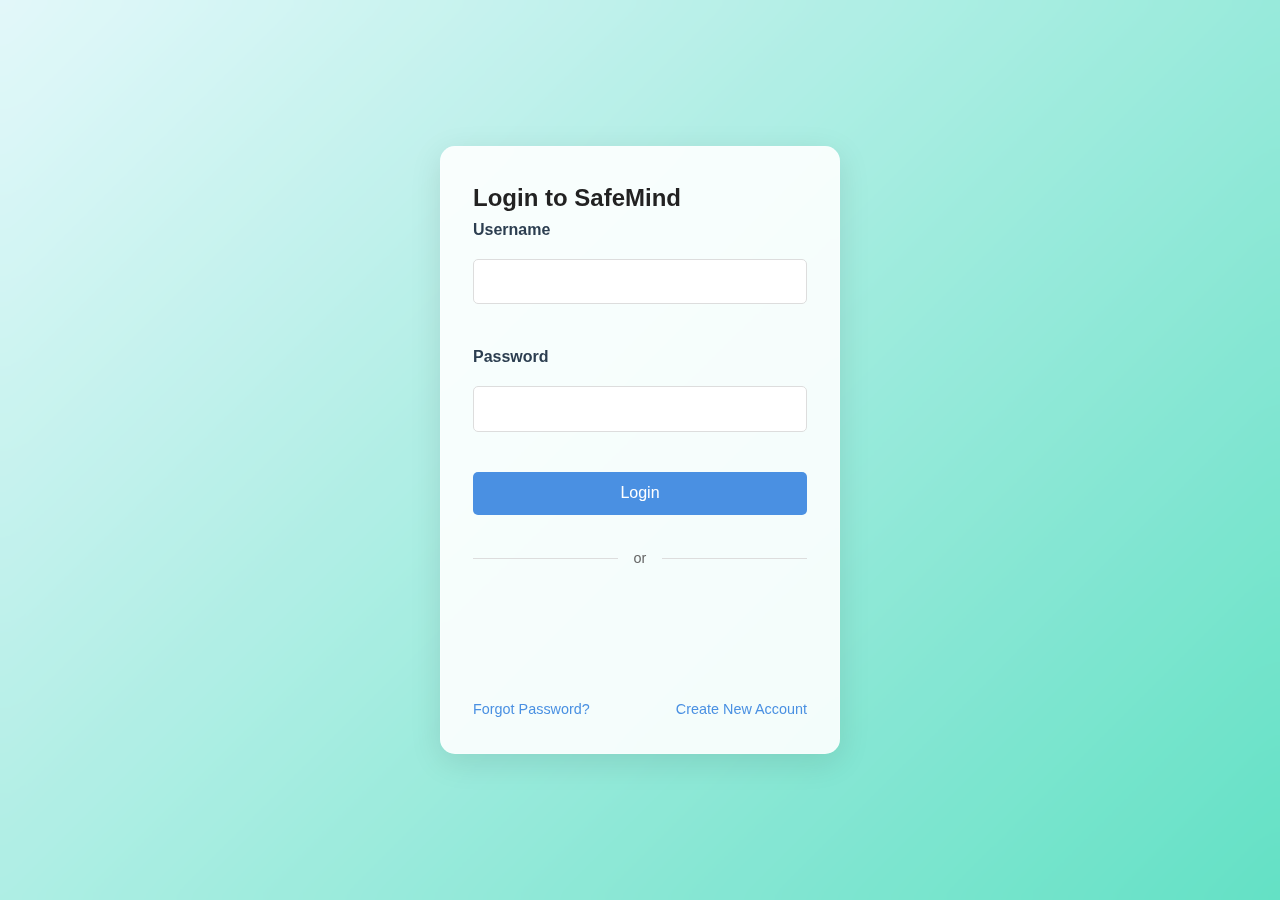
<file: login.html>
<!DOCTYPE html>
<html lang="en">
<head>
    <meta charset="UTF-8">
    <meta name="viewport" content="width=device-width, initial-scale=1.0">
    <title>Login - SafeMind</title>
    <link rel="stylesheet" href="styles.css">
    <!-- Add Google Sign-In API -->
    <script src="https://accounts.google.com/gsi/client" async defer></script>
    <!-- Add Facebook SDK -->
    <script async defer crossorigin="anonymous" src="https://connect.facebook.net/en_US/sdk.js"></script>
</head>
<body>
    <div class="login-container">
        <div class="login-box">
            <h2>Login to SafeMind</h2>
            <form class="login-form">
                <div class="form-group">
                    <label for="username">Username</label>
                    <input type="text" id="username" name="username" required>
                </div>
                <div class="form-group">
                    <label for="password">Password</label>
                    <input type="password" id="password" name="password" required>
                </div>
                <button type="submit" class="login-submit">Login</button>
                
                <div class="divider">
                    <span>or</span>
                </div>

                <div class="social-login">
                    <!-- Google Sign-In Button -->
                    <div id="g_id_onload"
                         data-client_id="YOUR_GOOGLE_CLIENT_ID"
                         data-context="signin"
                         data-ux_mode="popup"
                         data-callback="handleGoogleSignIn"
                         data-auto_prompt="false">
                    </div>
                    <div class="g_id_signin"
                         data-type="standard"
                         data-shape="rectangular"
                         data-theme="outline"
                         data-text="signin_with"
                         data-size="large"
                         data-logo_alignment="left">
                    </div>

                    <!-- Facebook Login Button -->
                    <div class="fb-login-button" 
                         data-width="" 
                         data-size="large" 
                         data-button-type="login_with" 
                         data-layout="default" 
                         data-auto-logout-link="false" 
                         data-use-continue-as="false"
                         onlogin="handleFacebookLogin">
                    </div>
                </div>

                <div class="form-footer">
                    <a href="#" class="forgot-password">Forgot Password?</a>
                    <a href="#" class="register">Create New Account</a>
                </div>
            </form>
        </div>
    </div>

    <script>
        // Initialize Facebook SDK
        window.fbAsyncInit = function() {
            FB.init({
                appId: 'YOUR_FACEBOOK_APP_ID',
                cookie: true,
                xfbml: true,
                version: 'v18.0'
            });
        };

        // Handle Google Sign-In
        function handleGoogleSignIn(response) {
            // Send the ID token to your server
            const credential = response.credential;
            console.log("Google Sign-In successful:", credential);
            // Here you would typically send this token to your server for verification
            // and then redirect to the main page
            window.location.href = 'index.html';
        }

        // Handle Facebook Login
        function handleFacebookLogin(response) {
            if (response.authResponse) {
                console.log("Facebook Login successful:", response);
                // Here you would typically send the access token to your server
                // and then redirect to the main page
                window.location.href = 'index.html';
            }
        }
    </script>
</body>
</html>
</file>
<file: styles.css>
/* 全局样式 */
* {
    margin: 0;
    padding: 0;
    box-sizing: border-box;
}

body {
    font-family: 'Arial', sans-serif;
    line-height: 1.6;
    color: #222;
    background: linear-gradient(-45deg, #7ed957, #23a6d5, #23d5ab, #e0f7fa);
    background-size: 400% 400%;
    animation: gradient 15s ease infinite;
    min-height: 100vh;
}

@keyframes gradient {
    0% {
        background-position: 0% 50%;
    }
    50% {
        background-position: 100% 50%;
    }
    100% {
        background-position: 0% 50%;
    }
}

/* 现代半透明导航栏 */
.modern-navbar {
    background: rgba(255,255,255,0.7);
    box-shadow: 0 2px 16px rgba(0,0,0,0.04);
    border-radius: 2rem;
    margin: 1.5rem auto 0 auto;
    max-width: 1200px;
    padding: 0.5rem 2rem;
    display: flex;
    align-items: center;
    justify-content: space-between;
    position: relative;
    z-index: 10;
    backdrop-filter: blur(8px);
}

.modern-navbar .logo {
    font-size: 1.5rem;
    font-weight: bold;
    color: #2c3e50;
    display: flex;
    align-items: center;
    gap: 0.5rem;
}

.modern-navbar .nav-links {
    display: flex;
    gap: 2rem;
    list-style: none;
}

.modern-navbar .nav-links a {
    color: #2c3e50;
    font-weight: 500;
    text-decoration: none;
    font-size: 1rem;
    transition: color 0.2s;
}

.modern-navbar .nav-links a:hover {
    color: #4a90e2;
}

.main-btn {
    background: #27ae60;
    color: #fff;
    border: none;
    border-radius: 2rem;
    padding: 0.7rem 2rem;
    font-size: 1rem;
    font-weight: bold;
    cursor: pointer;
    box-shadow: 0 2px 8px rgba(39,174,96,0.08);
    transition: background 0.2s, box-shadow 0.2s;
    text-decoration: none;
    display: inline-block;
}
.main-btn:hover {
    background: #219150;
    box-shadow: 0 4px 16px rgba(39,174,96,0.15);
}

.main-btn-large {
    font-size: 1.3rem;
    padding: 1.2rem 3rem;
    margin-top: 1.5rem;
}

/* Hero大横幅 */
.hero-section {
    position: relative;
    min-height: 420px;
    display: flex;
    align-items: center;
    justify-content: center;
    text-align: center;
    padding: 4rem 1rem 2rem 1rem;
    overflow: hidden;
}
.hero-bg {
    position: absolute;
    top: 0; left: 0; right: 0; bottom: 0;
    background: url('https://images.unsplash.com/photo-1506744038136-46273834b3fb?auto=format&fit=crop&w=1200&q=80') center/cover no-repeat;
    filter: blur(2px) brightness(0.95);
    z-index: 0;
}
.hero-content {
    position: relative;
    z-index: 1;
    max-width: 700px;
    margin: 0 auto;
    color: #2c3e50;
}
.hero-content h1 {
    font-size: 2.8rem;
    font-weight: bold;
    margin-bottom: 1rem;
    color: #7ed957;
    line-height: 1.2;
}
.hero-content p {
    font-size: 1.25rem;
    margin-bottom: 2rem;
    color: #2c3e50;
}
.hero-icons {
    display: flex;
    justify-content: center;
    gap: 2.5rem;
    margin-top: 2.5rem;
    flex-wrap: wrap;
}
.hero-icon {
    font-size: 2rem;
    display: block;
    margin-bottom: 0.5rem;
}
.hero-icons div {
    font-size: 1rem;
    color: #2c3e50;
    background: rgba(255,255,255,0.7);
    border-radius: 1rem;
    padding: 1rem 1.5rem;
    box-shadow: 0 2px 8px rgba(0,0,0,0.04);
    min-width: 160px;
    margin-bottom: 1rem;
}

/* 三栏卡片式功能区 */
.features-cards {
    display: flex;
    justify-content: center;
    gap: 2rem;
    margin: 0 auto 2.5rem auto;
    max-width: 1100px;
    padding: 2rem 1rem 0 1rem;
    flex-wrap: wrap;
}
.feature-card {
    background: #fff;
    border-radius: 1.5rem;
    box-shadow: 0 2px 16px rgba(39,174,96,0.10);
    padding: 2.5rem 2rem 2rem 2rem;
    text-align: center;
    flex: 1 1 280px;
    min-width: 260px;
    max-width: 340px;
    margin-bottom: 1.5rem;
    transition: transform 0.2s, box-shadow 0.2s;
}
.feature-card:hover {
    transform: translateY(-8px) scale(1.03);
    box-shadow: 0 8px 32px rgba(39,174,96,0.10);
}
.feature-icon {
    font-size: 2.5rem;
    margin-bottom: 1rem;
    color: #27ae60;
}
.feature-card h3 {
    font-size: 1.2rem;
    font-weight: bold;
    margin-bottom: 0.7rem;
    color: #2c3e50;
}
.feature-card p {
    color: #555;
    font-size: 1rem;
    line-height: 1.6;
}

/* 响应式设计 */
@media (max-width: 900px) {
    .features-cards {
        flex-direction: column;
        align-items: center;
        gap: 1.5rem;
    }
    .feature-card {
        max-width: 95vw;
    }
    .modern-navbar {
        flex-direction: column;
        gap: 1rem;
        padding: 1rem 1rem;
    }
}
@media (max-width: 600px) {
    .hero-content h1 {
        font-size: 2rem;
    }
    .hero-content p {
        font-size: 1rem;
    }
    .hero-icons div {
        min-width: 120px;
        padding: 0.7rem 0.7rem;
        font-size: 0.95rem;
    }
    .features-cards {
        padding: 1rem 0.2rem 0 0.2rem;
    }
}

/* 主要内容区域 */
main {
    margin-top: 80px;
}

.hero {
    background-color: #f5f7fa;
    padding: 4rem 2rem;
    text-align: center;
}

.hero h1 {
    font-size: 2.5rem;
    color: #2c3e50;
    margin-bottom: 1rem;
}

/* 功能区域样式 */
.feature-section {
    padding: 4rem 2rem;
    background-color: white;
}

.feature-section:nth-child(even) {
    background-color: #f5f7fa;
}

.feature-section h2 {
    text-align: center;
    color: #2c3e50;
    margin-bottom: 2rem;
}

/* 心情追踪样式 */
.mood-input-container {
    max-width: 600px;
    margin: 0 auto;
    padding: 2rem;
    background-color: white;
    border-radius: 10px;
    box-shadow: 0 2px 10px rgba(0,0,0,0.1);
}

.mood-selector {
    display: flex;
    justify-content: space-around;
    margin: 2rem 0;
}

.mood-btn {
    font-size: 2rem;
    background: none;
    border: none;
    cursor: pointer;
    transition: transform 0.3s;
}

.mood-btn:hover {
    transform: scale(1.2);
}

.mood-btn.selected {
    transform: scale(1.2);
    box-shadow: 0 0 10px rgba(74,144,226,0.5);
}

#mood-note {
    width: 100%;
    height: 100px;
    padding: 1rem;
    margin: 1rem 0;
    border: 1px solid #ddd;
    border-radius: 5px;
    resize: vertical;
}

.mood-stats {
    margin-top: 2rem;
    padding: 1rem;
    background-color: white;
    border-radius: 10px;
    box-shadow: 0 2px 10px rgba(0,0,0,0.1);
}

/* 放松工具样式 */
.tools-grid {
    display: grid;
    grid-template-columns: repeat(auto-fit, minmax(300px, 1fr));
    gap: 2rem;
    padding: 1rem;
}

.tool-card {
    background: #fff;
    border-radius: 1.5rem;
    box-shadow: 0 2px 16px rgba(39,174,96,0.10);
    padding: 2.5rem 2rem 2rem 2rem;
    text-align: center;
    margin-bottom: 1.5rem;
    transition: transform 0.2s, box-shadow 0.2s;
}

/* 呼吸练习动画 */
.breathing-animation {
    width: 200px;
    height: 200px;
    margin: 2rem auto;
    position: relative;
}

.breathing-circle {
    width: 100%;
    height: 100%;
    border-radius: 50%;
    background-color: #4a90e2;
    opacity: 0.5;
    position: absolute;
    top: 0;
    left: 0;
}

/* 冥想播放器样式 */
.meditation-player {
    margin: 1rem 0;
}

.meditation-timer {
    font-size: 1.5rem;
    margin: 1rem 0;
}

/* 音乐播放器样式 */
.music-player {
    margin: 1rem 0;
}

.playlist {
    margin: 1rem 0;
    text-align: left;
}

.playlist-item {
    padding: 0.5rem;
    border-bottom: 1px solid #eee;
    cursor: pointer;
}

.playlist-item:hover {
    background-color: #f5f7fa;
}

/* AI助手样式 */
.chat-container {
    max-width: 800px;
    margin: 0 auto;
    background-color: white;
    border-radius: 10px;
    box-shadow: 0 2px 10px rgba(0,0,0,0.1);
    overflow: hidden;
}

.chat-messages {
    height: 400px;
    overflow-y: auto;
    padding: 1rem;
}

.message {
    margin: 1rem 0;
    padding: 1rem;
    border-radius: 10px;
    max-width: 80%;
}

.ai-message {
    background-color: #f0f7ff;
    margin-right: auto;
}

.user-message {
    background-color: #4a90e2;
    color: white;
    margin-left: auto;
}

.chat-input {
    display: flex;
    padding: 1rem;
    border-top: 1px solid #eee;
}

.chat-input input {
    flex: 1;
    padding: 0.8rem;
    border: 1px solid #ddd;
    border-radius: 5px;
    margin-right: 1rem;
}

.chat-input button {
    padding: 0.8rem 1.5rem;
    background-color: #4a90e2;
    color: white;
    border: none;
    border-radius: 5px;
    cursor: pointer;
}

/* 反馈表单样式 */
.feedback-form {
    max-width: 600px;
    margin: 0 auto;
    padding: 2rem;
    background-color: white;
    border-radius: 10px;
    box-shadow: 0 2px 10px rgba(0,0,0,0.1);
}

.form-group {
    margin-bottom: 1.5rem;
}

.form-group label {
    display: block;
    margin-bottom: 0.5rem;
    font-weight: bold;
}

.form-group select,
.form-group textarea {
    width: 100%;
    padding: 0.8rem;
    border: 1px solid #ddd;
    border-radius: 5px;
}

.form-group textarea {
    height: 150px;
    resize: vertical;
}

.primary-btn {
    background-color: #4a90e2;
    color: white;
    padding: 0.8rem 1.5rem;
    border: none;
    border-radius: 5px;
    cursor: pointer;
    transition: background-color 0.3s;
}

.primary-btn:hover {
    background-color: #357abd;
}

/* 页脚样式 */
footer {
    background-color: #2c3e50;
    color: white;
    text-align: center;
    padding: 1rem;
    position: relative;
    bottom: 0;
    width: 100%;
}

/* 登录页面样式 */
.login-container {
    height: 100vh;
    display: flex;
    justify-content: center;
    align-items: center;
    background: transparent;
    position: relative;
    overflow: hidden;
}

.login-container::before {
    content: '';
    position: absolute;
    top: 0;
    left: 0;
    right: 0;
    bottom: 0;
    background: rgba(255, 255, 255, 0.1);
    backdrop-filter: blur(10px);
    z-index: 0;
}

.login-box {
    background-color: rgba(255, 255, 255, 0.9);
    padding: 2rem;
    border-radius: 15px;
    box-shadow: 0 8px 32px rgba(0, 0, 0, 0.1);
    width: 100%;
    max-width: 400px;
    position: relative;
    z-index: 1;
    backdrop-filter: blur(10px);
    border: 1px solid rgba(255, 255, 255, 0.2);
    transition: transform 0.3s ease, box-shadow 0.3s ease;
}

.login-box:hover {
    transform: translateY(-5px);
    box-shadow: 0 12px 40px rgba(0, 0, 0, 0.15);
}

.login-form {
    display: flex;
    flex-direction: column;
    gap: 1rem;
}

.form-group {
    display: flex;
    flex-direction: column;
    gap: 0.5rem;
}

.form-group label {
    font-weight: bold;
    color: #2c3e50;
}

.form-group input {
    padding: 0.8rem;
    border: 1px solid #ddd;
    border-radius: 5px;
    font-size: 1rem;
}

.login-submit {
    background-color: #4a90e2;
    color: white;
    padding: 0.8rem;
    border: none;
    border-radius: 5px;
    cursor: pointer;
    font-size: 1rem;
    transition: background-color 0.3s;
}

.login-submit:hover {
    background-color: #357abd;
}

/* 分隔线样式 */
.divider {
    display: flex;
    align-items: center;
    text-align: center;
    margin: 1rem 0;
}

.divider::before,
.divider::after {
    content: '';
    flex: 1;
    border-bottom: 1px solid #ddd;
}

.divider span {
    padding: 0 1rem;
    color: #666;
    font-size: 0.9rem;
}

/* 社交媒体登录按钮容器 */
.social-login {
    display: flex;
    flex-direction: column;
    gap: 1rem;
    margin: 1rem 0;
}

/* Google 登录按钮样式 */
.g_id_signin {
    width: 100% !important;
    margin: 0 auto;
}

/* Facebook 登录按钮样式 */
.fb-login-button {
    width: 100% !important;
    margin: 0 auto;
}

/* 表单底部链接 */
.form-footer {
    display: flex;
    justify-content: space-between;
    margin-top: 1rem;
}

.form-footer a {
    color: #4a90e2;
    text-decoration: none;
    font-size: 0.9rem;
}

.form-footer a:hover {
    text-decoration: underline;
}

/* 响应式设计 */
@media (max-width: 768px) {
    .navbar {
        flex-direction: column;
        padding: 1rem;
    }

    .nav-links {
        margin-top: 1rem;
        flex-wrap: wrap;
        justify-content: center;
    }

    .nav-links li {
        margin: 0.5rem;
    }

    .tools-grid {
        grid-template-columns: 1fr;
    }

    .chat-container {
        margin: 1rem;
    }

    .message {
        max-width: 90%;
    }
}

@media (max-width: 480px) {
    .login-box {
        margin: 1rem;
        padding: 1.5rem;
    }

    .social-login {
        gap: 0.8rem;
    }
}

/* 资源页面样式 */
.resources-container {
    max-width: 1200px;
    margin: 2rem auto;
    padding: 0 1rem;
}

.resource-section {
    margin-bottom: 3rem;
}

.resource-section h2 {
    color: #2c3e50;
    margin-bottom: 1.5rem;
    font-size: 1.8rem;
    text-align: center;
}

/* 书籍资源卡片样式 */
.resource-grid {
    display: grid;
    grid-template-columns: repeat(auto-fit, minmax(300px, 1fr));
    gap: 2rem;
    margin-top: 2rem;
}

.resource-card {
    background: rgba(255, 255, 255, 0.9);
    border-radius: 15px;
    overflow: hidden;
    box-shadow: 0 4px 15px rgba(0, 0, 0, 0.1);
    transition: transform 0.3s ease;
}

.resource-card:hover {
    transform: translateY(-5px);
}

.resource-card img {
    width: 100%;
    height: 300px;
    object-fit: cover;
}

.resource-content {
    padding: 1.5rem;
}

.resource-content h3 {
    color: #2c3e50;
    margin-bottom: 0.5rem;
    font-size: 1.3rem;
}

.author {
    color: #666;
    font-style: italic;
    margin-bottom: 0.5rem;
}

.description {
    color: #555;
    margin-bottom: 1rem;
    line-height: 1.6;
}

.resource-link {
    display: inline-block;
    padding: 0.5rem 1rem;
    background-color: #4a90e2;
    color: white;
    text-decoration: none;
    border-radius: 5px;
    transition: background-color 0.3s;
}

.resource-link:hover {
    background-color: #357abd;
}

/* 文章列表样式 */
.article-list {
    display: grid;
    gap: 1.5rem;
}

.article-card {
    background: rgba(255, 255, 255, 0.9);
    padding: 1.5rem;
    border-radius: 10px;
    box-shadow: 0 2px 10px rgba(0, 0, 0, 0.1);
}

.article-card h3 {
    color: #2c3e50;
    margin-bottom: 0.5rem;
}

.source {
    color: #666;
    font-size: 0.9rem;
    margin-bottom: 0.5rem;
}

.summary {
    color: #555;
    margin-bottom: 1rem;
    line-height: 1.6;
}

.article-link {
    color: #4a90e2;
    text-decoration: none;
    font-weight: 500;
}

.article-link:hover {
    text-decoration: underline;
}

/* 播客卡片样式 */
.podcast-grid {
    display: grid;
    grid-template-columns: repeat(auto-fit, minmax(300px, 1fr));
    gap: 2rem;
}

.podcast-card {
    background: rgba(255, 255, 255, 0.9);
    padding: 2rem;
    border-radius: 15px;
    text-align: center;
    box-shadow: 0 4px 15px rgba(0, 0, 0, 0.1);
}

.podcast-card i {
    font-size: 2.5rem;
    color: #4a90e2;
    margin-bottom: 1rem;
}

.podcast-card h3 {
    color: #2c3e50;
    margin-bottom: 1rem;
}

.podcast-card p {
    color: #555;
    margin-bottom: 1.5rem;
    line-height: 1.6;
}

.podcast-card audio {
    width: 100%;
    margin-top: 1rem;
}

.youtube-embed {
    width: 100%;
    max-width: 400px;
    margin: 0 auto;
    border-radius: 1rem;
    overflow: hidden;
    box-shadow: 0 2px 16px rgba(39,174,96,0.10);
}

/* 响应式设计 */
@media (max-width: 768px) {
    .resource-grid {
        grid-template-columns: 1fr;
    }

    .podcast-grid {
        grid-template-columns: 1fr;
    }

    .resource-card img {
        height: 250px;
    }
}
</file>
